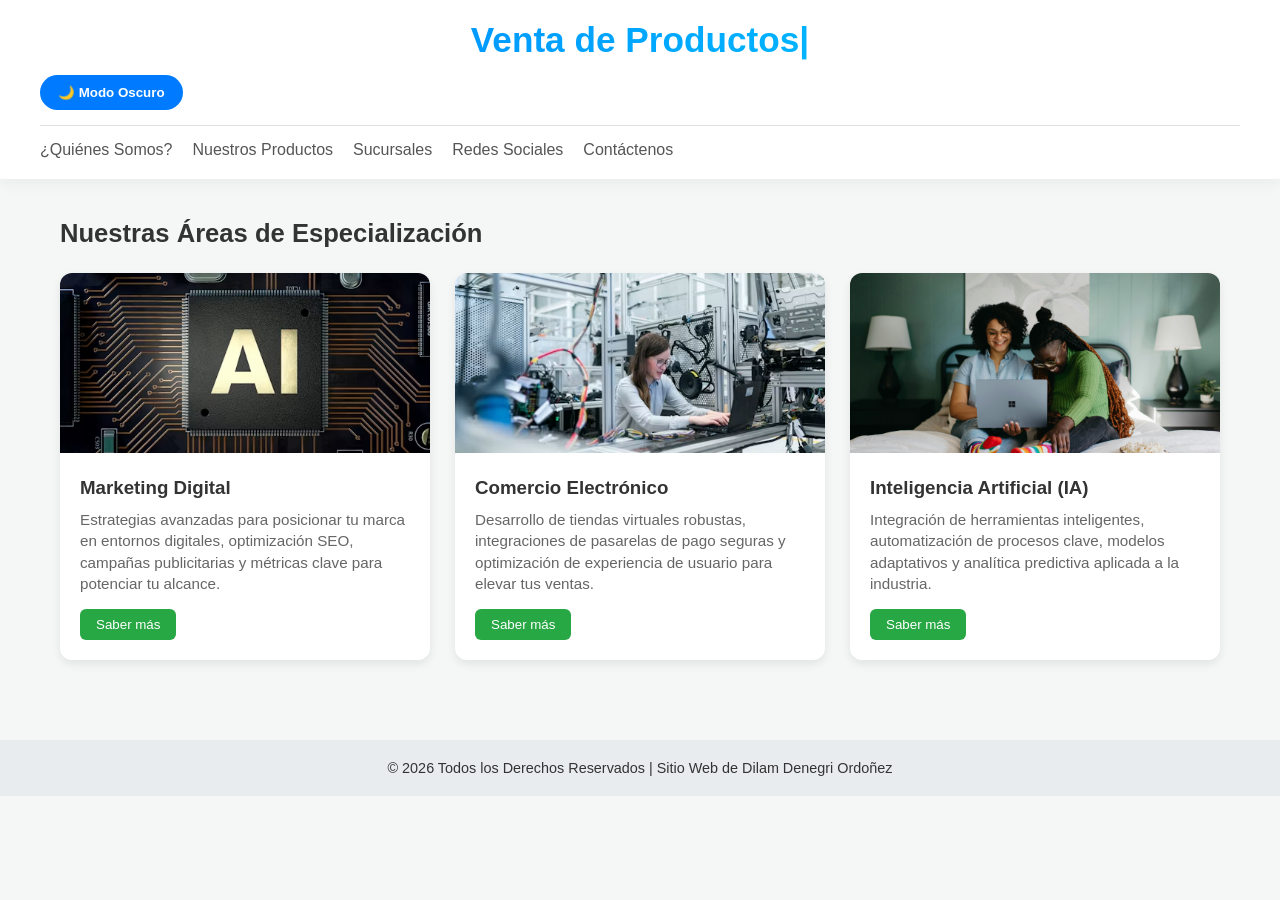
<file: index.html>
<!DOCTYPE html>
<html lang="es">
<head>
    <meta charset="UTF-8">
    <meta name="viewport" content="width=device-width, initial-scale=1.0">
    <title>Mi Página Web - Soluciones Digitales</title>
    <!-- Vinculación del archivo CSS externo -->
    <link rel="stylesheet" href="estilos.css">
</head>
<body>

    <!-- ENCABEZADO -->
    <header class="header">
        <div class="header-container">
            <!-- Título principal con animación y efecto interactivo -->
            <h1 class="titulo-animado">
                <span id="texto-escrito"></span><span class="cursor">|</span>
            </h1>

            <!-- Botón interactivo para cambio de tema -->
            <button id="btn-theme" class="btn-theme">🌙 Modo Oscuro</button>
        </div>
        <hr class="divider">
        <nav class="nav">
            <ul class="nav-list">
                <li><a href="quienes.html">¿Quiénes Somos?</a></li>
                <li><a href="productos.html">Nuestros Productos</a></li>
                <li><a href="https://listado.mercadolibre.com.pe/">Sucursales</a></li>
                <li><a href="https://www.facebook.com/">Redes Sociales</a></li>
                <li><a href="https://www.senati.edu.pe/">Contáctenos</a></li>
            </ul>
        </nav>
    </header>

    <!-- CONTENIDO PRINCIPAL -->
    <main class="main-container">
        <section id="productos" class="services-section">
            <h2 class="section-title">Nuestras Áreas de Especialización</h2>

            <div class="cards-grid">
                <!-- Tarjeta 1 -->
                <article class="card">
                    <div class="card-img-container">
                        <img src="fotos/imagen1.avif" alt="Marketing Digital" class="card-img" onerror="this.src='https://images.unsplash.com/photo-1460925895917-afdab827c52f?w=500'">
                    </div>
                    <div class="card-content">
                        <h3>Marketing Digital</h3>
                        <p>Estrategias avanzadas para posicionar tu marca en entornos digitales, optimización SEO, campañas publicitarias y métricas clave para potenciar tu alcance.</p>
                        <button class="btn-card">Saber más</button>
                    </div>
                </article>

                <!-- Tarjeta 2 -->
                <article class="card">
                    <div class="card-img-container">
                        <img src="fotos/imagen2.avif" alt="Comercio Electrónico" class="card-img" onerror="this.src='https://images.unsplash.com/photo-1556742049-0a67568d0d9f?w=500'">
                    </div>
                    <div class="card-content">
                        <h3>Comercio Electrónico</h3>
                        <p>Desarrollo de tiendas virtuales robustas, integraciones de pasarelas de pago seguras y optimización de experiencia de usuario para elevar tus ventas.</p>
                        <button class="btn-card">Saber más</button>
                    </div>
                </article>

                <!-- Tarjeta 3 -->
                <article class="card">
                    <div class="card-img-container">
                        <img src="fotos/imagne5.jpg" alt="Inteligencia Artificial" class="card-img" onerror="this.src='https://images.unsplash.com/photo-1677442136019-21780efad99a?w=500'">
                    </div>
                    <div class="card-content">
                        <h3>Inteligencia Artificial (IA)</h3>
                        <p>Integración de herramientas inteligentes, automatización de procesos clave, modelos adaptativos y analítica predictiva aplicada a la industria.</p>
                        <button class="btn-card">Saber más</button>
                    </div>
                </article>
            </div>
        </section>
    </main>

    <!-- PIE DE PÁGINA -->
    <footer class="footer">
        <p>&copy; 2026 Todos los Derechos Reservados | Sitio Web de Dilam Denegri Ordoñez</p>
    </footer>

    <!-- Vinculación del archivo JavaScript -->
    <script src="dinamica1.js"></script>
</body>
</html>
</file>
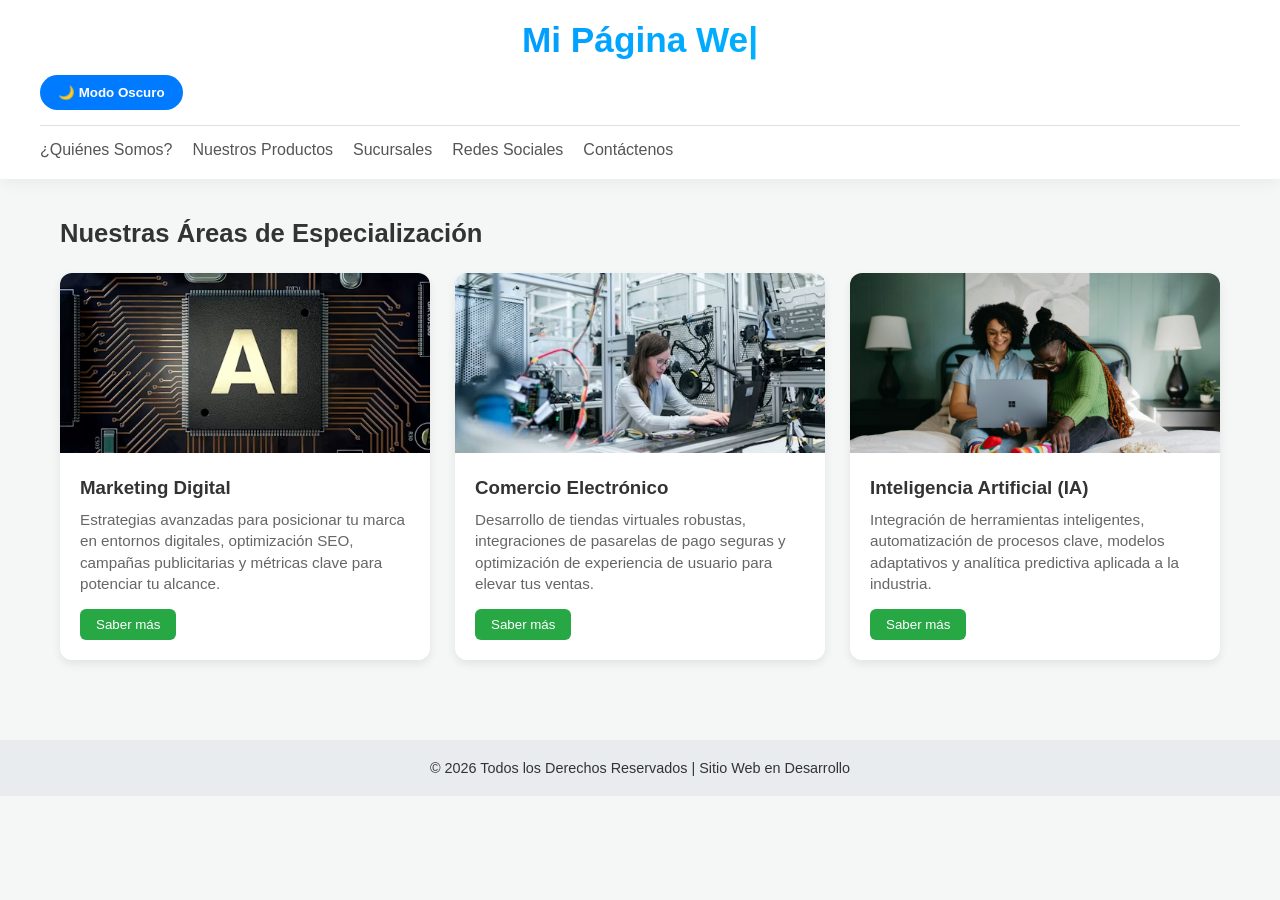
<file: miweb2026/miweb2026/index.html>
<!DOCTYPE html>
<html lang="es">
<head>
    <meta charset="UTF-8">
    <meta name="viewport" content="width=device-width, initial-scale=1.0">
    <title>Mi Página Web - Soluciones Digitales</title>
    <!-- Vinculación del archivo CSS externo -->
    <link rel="stylesheet" href="estilos.css">
</head>
<body>

    <!-- ENCABEZADO -->
    <header class="header">
        <div class="header-container">
            <!-- Título principal con animación y efecto interactivo -->
            <h1 class="titulo-animado">
                <span id="texto-escrito"></span><span class="cursor">|</span>
            </h1>

            <!-- Botón interactivo para cambio de tema -->
            <button id="btn-theme" class="btn-theme">🌙 Modo Oscuro</button>
        </div>
        <hr class="divider">
        <nav class="nav">
            <ul class="nav-list">
                <li><a href="quienes.html">¿Quiénes Somos?</a></li>
                <li><a href="productos.html">Nuestros Productos</a></li>
                <li><a href="https://listado.mercadolibre.com.pe/">Sucursales</a></li>
                <li><a href="https://www.facebook.com/">Redes Sociales</a></li>
                <li><a href="https://www.senati.edu.pe/">Contáctenos</a></li>
            </ul>
        </nav>
    </header>

    <!-- CONTENIDO PRINCIPAL -->
    <main class="main-container">
        <section id="productos" class="services-section">
            <h2 class="section-title">Nuestras Áreas de Especialización</h2>

            <div class="cards-grid">
                <!-- Tarjeta 1 -->
                <article class="card">
                    <div class="card-img-container">
                        <img src="fotos/imagen1.avif" alt="Marketing Digital" class="card-img" onerror="this.src='https://images.unsplash.com/photo-1460925895917-afdab827c52f?w=500'">
                    </div>
                    <div class="card-content">
                        <h3>Marketing Digital</h3>
                        <p>Estrategias avanzadas para posicionar tu marca en entornos digitales, optimización SEO, campañas publicitarias y métricas clave para potenciar tu alcance.</p>
                        <button class="btn-card">Saber más</button>
                    </div>
                </article>

                <!-- Tarjeta 2 -->
                <article class="card">
                    <div class="card-img-container">
                        <img src="fotos/imagen2.avif" alt="Comercio Electrónico" class="card-img" onerror="this.src='https://images.unsplash.com/photo-1556742049-0a67568d0d9f?w=500'">
                    </div>
                    <div class="card-content">
                        <h3>Comercio Electrónico</h3>
                        <p>Desarrollo de tiendas virtuales robustas, integraciones de pasarelas de pago seguras y optimización de experiencia de usuario para elevar tus ventas.</p>
                        <button class="btn-card">Saber más</button>
                    </div>
                </article>

                <!-- Tarjeta 3 -->
                <article class="card">
                    <div class="card-img-container">
                        <img src="fotos/imagne5.jpg" alt="Inteligencia Artificial" class="card-img" onerror="this.src='https://images.unsplash.com/photo-1677442136019-21780efad99a?w=500'">
                    </div>
                    <div class="card-content">
                        <h3>Inteligencia Artificial (IA)</h3>
                        <p>Integración de herramientas inteligentes, automatización de procesos clave, modelos adaptativos y analítica predictiva aplicada a la industria.</p>
                        <button class="btn-card">Saber más</button>
                    </div>
                </article>
            </div>
        </section>
    </main>

    <!-- PIE DE PÁGINA -->
    <footer class="footer">
        <p>&copy; 2026 Todos los Derechos Reservados | Sitio Web en Desarrollo</p>
    </footer>

    <!-- Vinculación del archivo JavaScript -->
    <script src="dinamica1.js"></script>
</body>
</html>
</file>
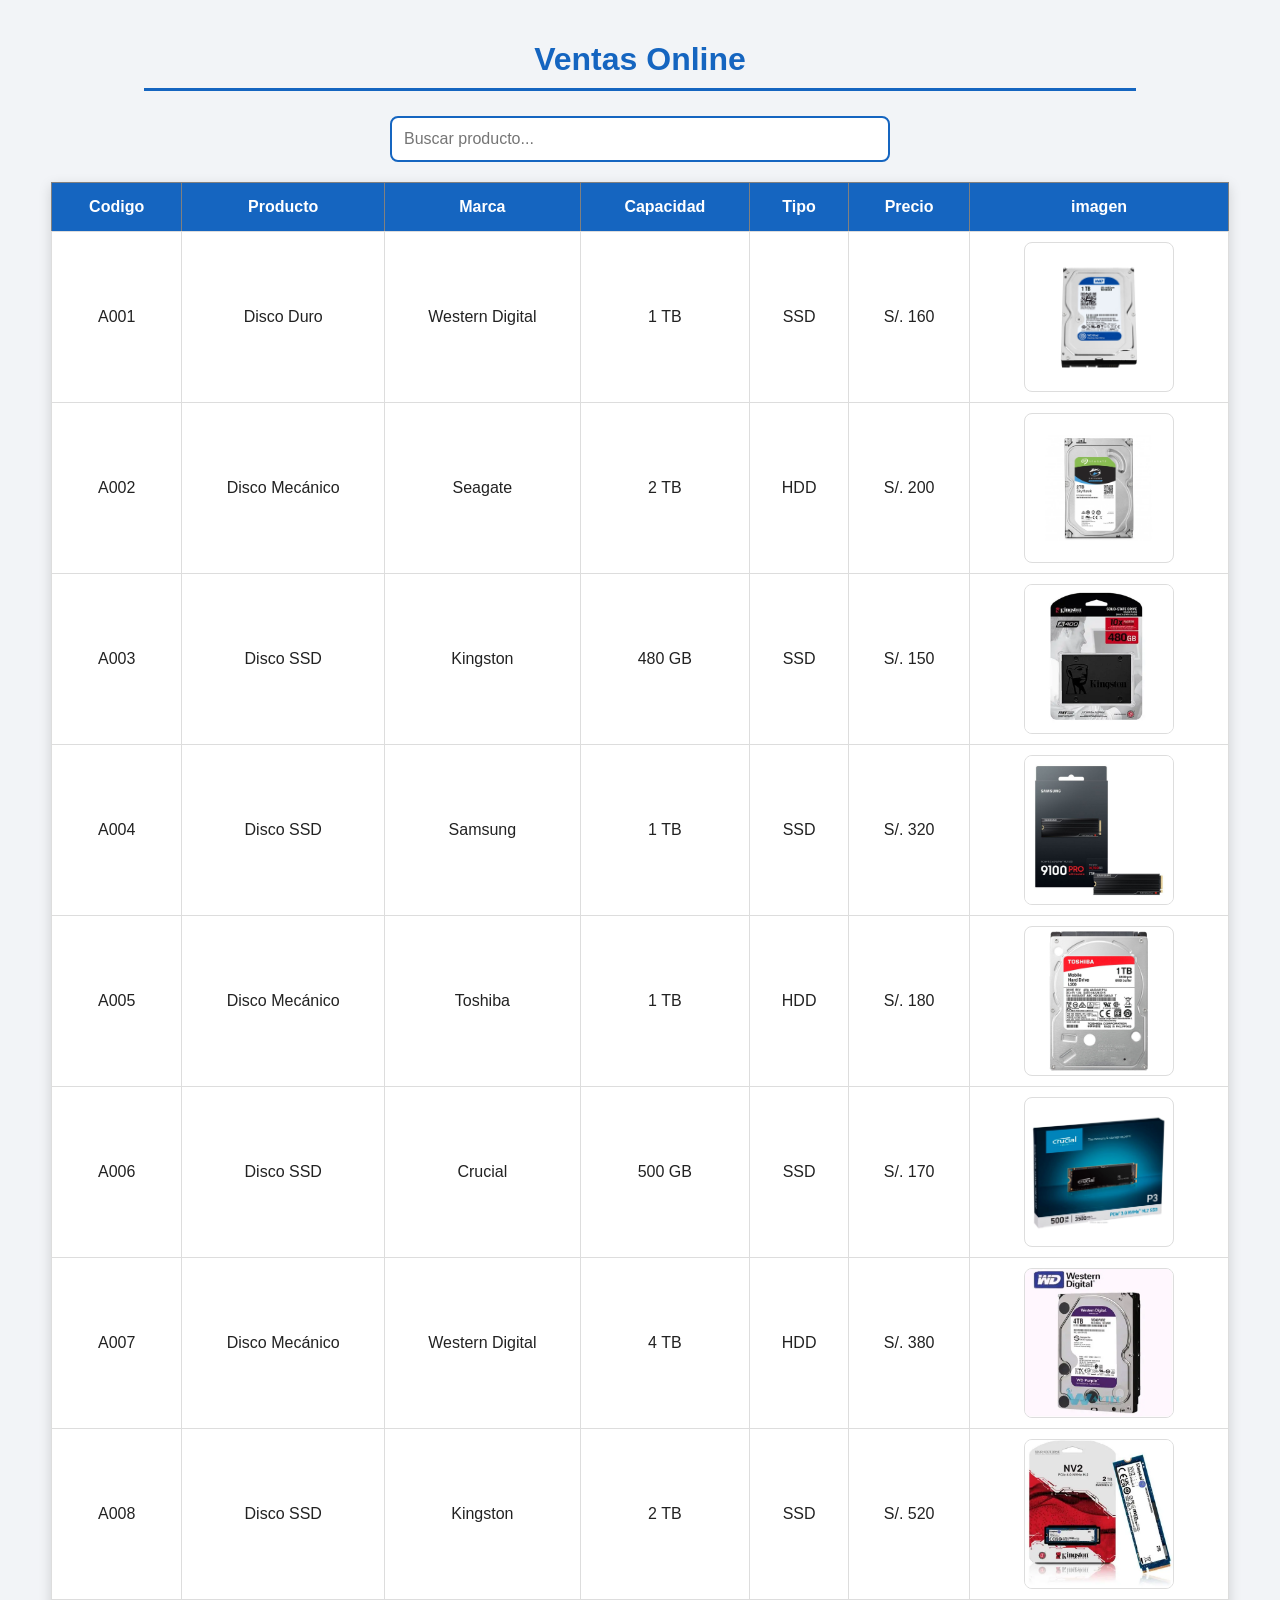
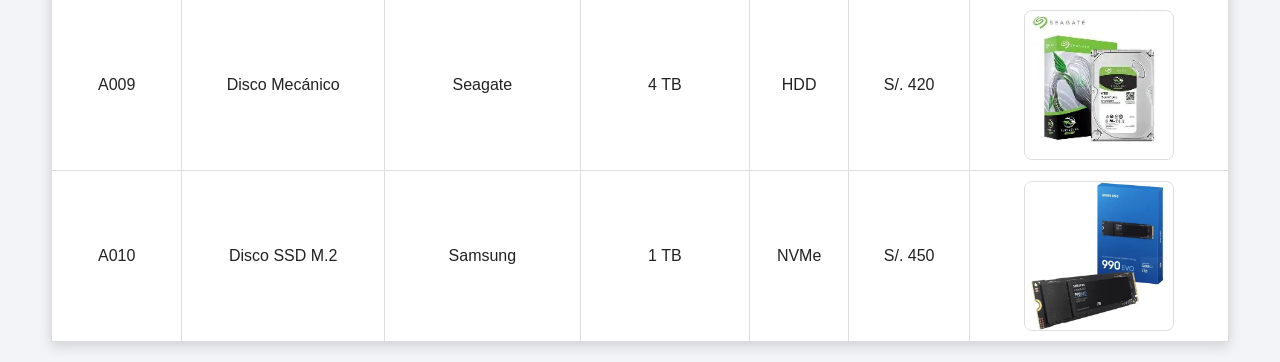
<file: productos.html>
<!DOCTYPE html>
<html lang="es">
<head>
    <meta charset="UTF-8">
    <meta name="viewport" content="width=device-width, initial-scale=1.0">
    <title>PRODUCTOS</title>
    <link rel="stylesheet" href="productos.css">
</head>
<body>
    <header>
        <h1>Ventas Online</h1>
        <hr>
        <nav class="Menu-Principal">

        </nav>
    </header>
    <table border="1">
        <thead>
            <tr>
                <th>Codigo</th>
                <th>Producto</th>
                <th>Marca</th>
                <th>Capacidad</th>
                <th>Tipo</th>
                <th>Precio</th>
                <th>imagen</th>
            </tr>
        </thead>
        <tr>
            <td>A001</td>
            <td>Disco Duro</td>
            <td>Western Digital</td>
            <td>1 TB</td>
            <td>SSD</td>
            <td>S/. 160</td>
            <td><img src="productos/discoduro-westerndigital.jpg" alt=""></td>
        </tr>
        <tr>
            <td>A002</td>
            <td>Disco Mecánico</td>
            <td>Seagate</td>
            <td>2 TB</td>
            <td>HDD</td>
            <td>S/. 200</td>
            <td><img src="productos/discomecanico-seagate.webp" alt=""></td>
        </tr>
        <tr>
            <td>A003</td>
            <td>Disco SSD</td>
            <td>Kingston</td>
            <td>480 GB</td>
            <td>SSD</td>
            <td>S/. 150</td>
            <td><img src="productos/discossd-kingston.webp" alt=""></td>
        </tr>
        <tr>
            <td>A004</td>
            <td>Disco SSD</td>
            <td>Samsung</td>
            <td>1 TB</td>
            <td>SSD</td>
            <td>S/. 320</td>
            <td><img src="productos/discossd-samsung.jpg" alt=""></td>
        </tr>
        <tr>
            <td>A005</td>
            <td>Disco Mecánico</td>
            <td>Toshiba</td>
            <td>1 TB</td>
            <td>HDD</td>
            <td>S/. 180</td>
            <td><img src="productos/discomecanico-toshiba.png" alt=""></td>
        </tr>
        <tr>
            <td>A006</td>
            <td>Disco SSD</td>
            <td>Crucial</td>
            <td>500 GB</td>
            <td>SSD</td>
            <td>S/. 170</td>
            <td><img src="productos/discosdd-crucial.jpg" alt=""></td>
        </tr>
        <tr>
            <td>A007</td>
            <td>Disco Mecánico</td>
            <td>Western Digital</td>
            <td>4 TB</td>
            <td>HDD</td>
            <td>S/. 380</td>
            <td><img src="productos/discomecanico-westerndigital.webp" alt=""></td>
        </tr>
        <tr>
            <td>A008</td>
            <td>Disco SSD</td>
            <td>Kingston</td>
            <td>2 TB</td>
            <td>SSD</td>
            <td>S/. 520</td>
            <td><img src="productos/discosdd2tb-kingston.webp" alt=""></td>
        </tr>
        <tr>
            <td>A009</td>
            <td>Disco Mecánico</td>
            <td>Seagate</td>
            <td>4 TB</td>
            <td>HDD</td>
            <td>S/. 420</td>
            <td><img src="productos/discomecanico4tb-seagate.webp" alt=""></td>
        </tr>
        <tr>
            <td>A010</td>
            <td>Disco SSD M.2</td>
            <td>Samsung</td>
            <td>1 TB</td>
            <td>NVMe</td>
            <td>S/. 450</td>
            <td><img src="productos/discossdm2-samsung.webp" alt=""></td>
        </tr>
    </table>
    
    <script src="productos.js"></script>
</body>
</html>
</file>
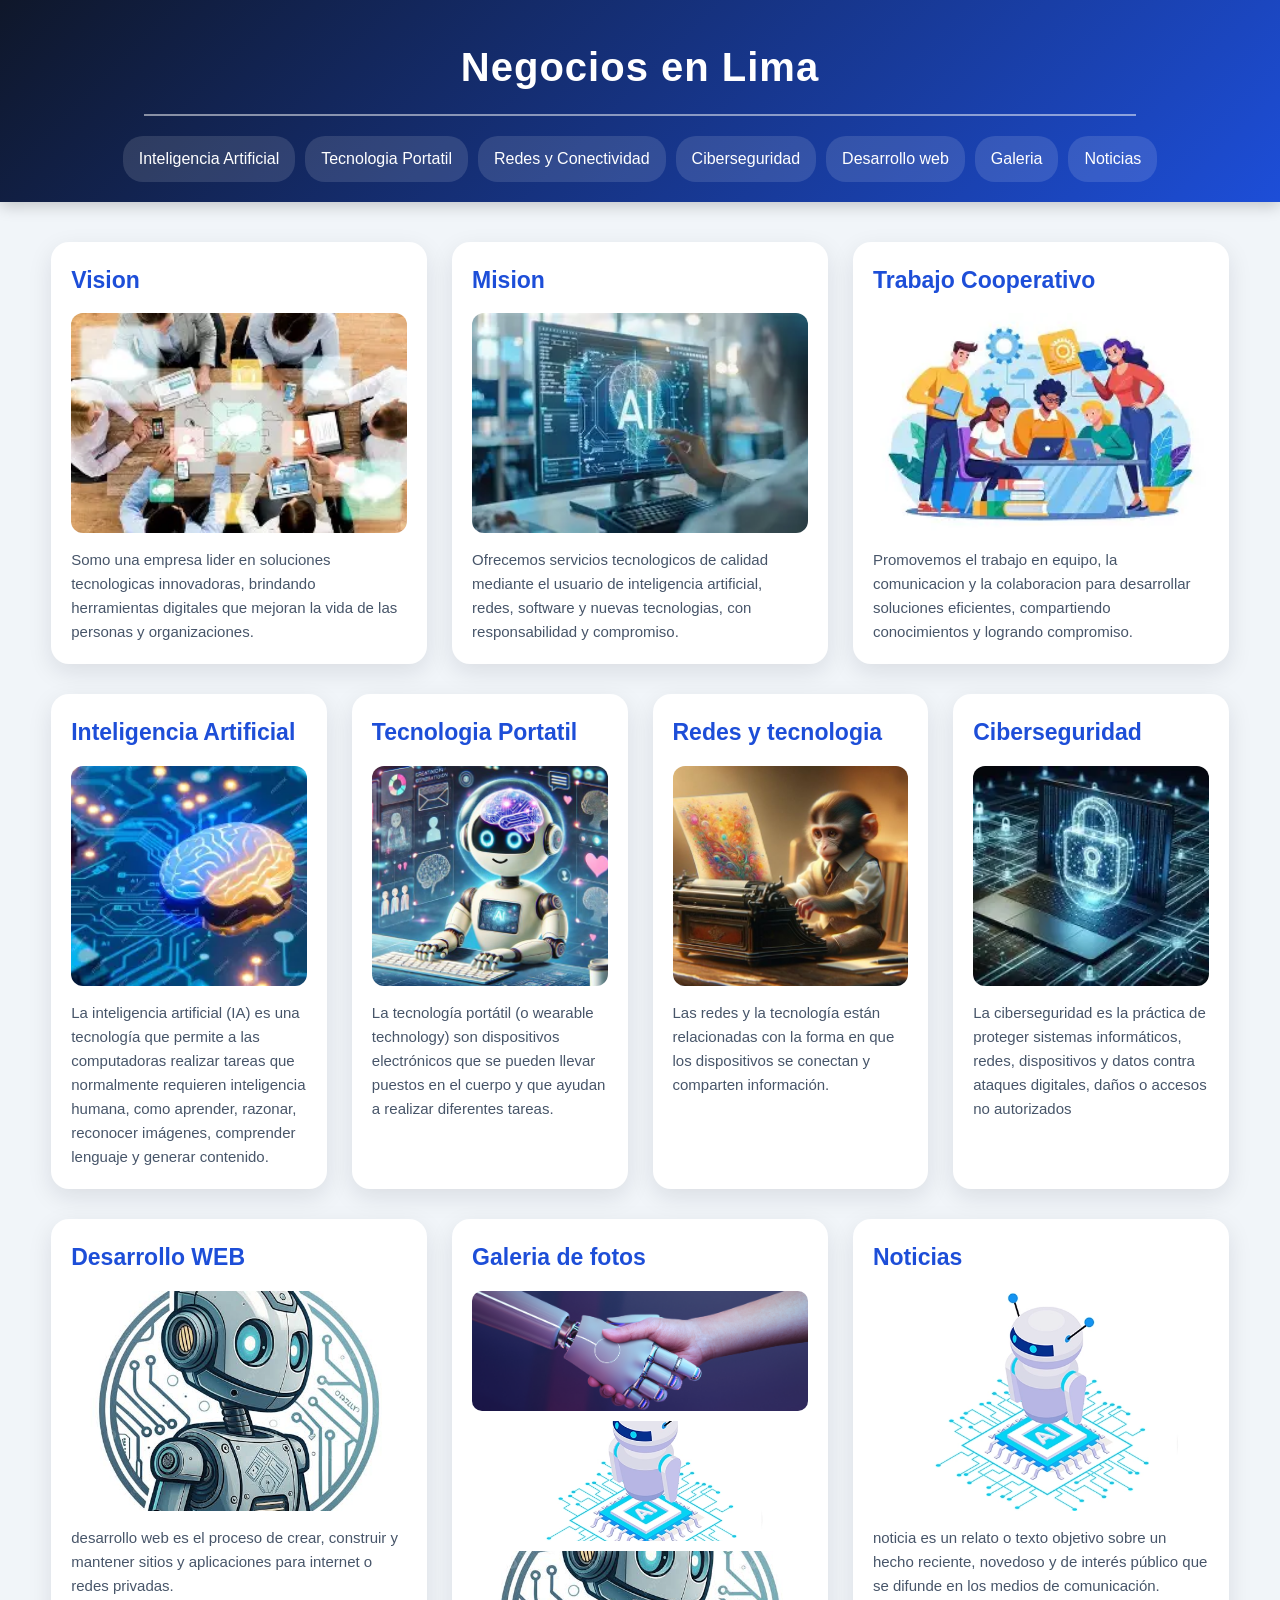
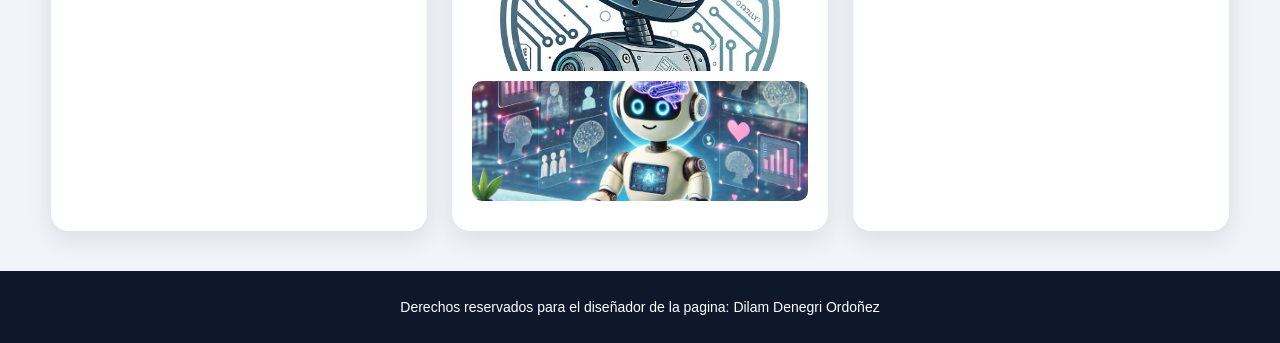
<file: quienes.html>
<!DOCTYPE html>
<html lang="en">
<head>
    <meta charset="UTF-8">
    <meta name="viewport" content="width=device-width, initial-scale=1.0">
    <title>QUIENES SOMOS</title>
    <link rel="stylesheet" href="estilo1.css">
</head>
<body>
    <header>
        <h1>Negocios en Lima</h1>
        <hr>
        <nav>
            <ul>
                <li>Inteligencia Artificial</li>
                <li>Tecnologia Portatil</li>
                <li>Redes y Conectividad</li>
                <li>Ciberseguridad</li>
                <li>Desarrollo web</li>
                <li>Galeria</li>
                <li>Noticias</li>
            </ul>
        </nav>
    </header>
    <div class="padre">
        <div class="hijo1">
            <div class="nieto1">
                <h2>Vision</h2>
                <img src="mi presentacion/Vision.webp" alt="">
                <p>Somo una empresa lider en soluciones tecnologicas innovadoras, brindando herramientas digitales que mejoran la vida de las personas y organizaciones.</p>
            </div>
            <div class="nieto1">
                <h2>Mision</h2>
                <img src="mi presentacion/mision.webp" alt="">
                <p>Ofrecemos servicios tecnologicos de calidad mediante el usuario de inteligencia artificial, redes, software y nuevas tecnologias, con responsabilidad y compromiso.</p>
            </div>
            <div class="nieto1">
                <h2>Trabajo Cooperativo</h2>
                <img src="mi presentacion/trabajo colaborativo.webp" alt="">
                <p>Promovemos el trabajo en equipo, la comunicacion y la colaboracion para desarrollar soluciones eficientes, compartiendo conocimientos y logrando compromiso.</p>
            </div>
        </div>
        <div class="hijo2">
            <div class="nieto2">
                <h2>Inteligencia Artificial</h2>
                <img src="mi presentacion/ia.webp" alt="">
                <p>La inteligencia artificial (IA) es una tecnología que permite a las computadoras realizar tareas que normalmente requieren inteligencia humana, como aprender, razonar, reconocer imágenes, comprender lenguaje y generar contenido.</p>
            </div>
            <div class="nieto2">
                <h2>Tecnologia Portatil</h2>
                <img src="mi presentacion/imagen5.jpg" alt="">
                <p>La tecnología portátil (o wearable technology) son dispositivos electrónicos que se pueden llevar puestos en el cuerpo y que ayudan a realizar diferentes tareas.</p>
            </div>
            <div class="nieto2">
                <h2>Redes y tecnologia</h2>
                <img src="mi presentacion/imagen6.jpg" alt="">
                <p>Las redes y la tecnología están relacionadas con la forma en que los dispositivos se conectan y comparten información.</p>
            </div>
            <div class="nieto2">
                <h2>Ciberseguridad</h2>
                <img src="mi presentacion/ciberseguridad.webp" alt="">
                <p>La ciberseguridad es la práctica de proteger sistemas informáticos, redes, dispositivos y datos contra ataques digitales, daños o accesos no autorizados</p>
            </div>
        </div>
        <div class="hijo3">
            <div class="nieto3">
                <h2>Desarrollo WEB</h2>
                <img src="mi presentacion/imagen8.jpg" alt="">
                <p>desarrollo web es el proceso de crear, construir y mantener sitios y aplicaciones para internet o redes privadas.</p>
            </div>
            <div class="nieto3">
                <h2>Galeria de fotos</h2>
                <img src="mi presentacion/imagen9.jpg" alt="">
                <img src="mi presentacion/imagen10.webp" alt="">
                <img src="mi presentacion/imagen8.jpg" alt="">
                <img src="mi presentacion/imagen5.jpg" alt="">
            </div>
            <div class="nieto3">
                <h2>Noticias</h2>
                <img src="mi presentacion/imagen10.webp" alt="">
                <p>noticia es un relato o texto objetivo sobre un hecho reciente, novedoso y de interés público que se difunde en los medios de comunicación.</p>
            </div>
        </div>
    </div>
    <footer class="pie">
        Derechos reservados para el diseñador de la pagina: Dilam Denegri Ordoñez
    </footer>



    <script src="dinamica2.js"></script>
</body>
</html>
</file>
<file: estilos.css>
/* RESET BÁSICO Y ESTILOS GENERALES */
* {
    margin: 0;
    padding: 0;
    box-sizing: border-box;
}

body {
    font-family: 'Segoe UI', Tahoma, Geneva, Verdana, sans-serif;
    background-color: #f4f7f6;
    color: #333;
    transition: background-color 0.4s ease, color 0.4s ease;
}

/* MODO OSCURO */
body.dark-mode {
    background-color: #121212;
    color: #e0e0e0;
}

/* ENCABEZADO */
.header {
    background: #ffffff;
    padding: 20px 40px;
    box-shadow: 0 4px 15px rgba(0, 0, 0, 0.05);
    transition: background 0.4s ease;
}

body.dark-mode .header {
    background: #1e1e1e;
}

.header-container {
    display: flex;
    justify-content: space-between;
    align-items: center;
    flex-wrap: wrap;
    gap: 15px;
}

/* =================================================== */
/*    ESTILOS Y ANIMACIONES DEL TÍTULO PRINCIPAL (H1)   */
/* =================================================== */

.titulo-animado {
    font-size: 2.2rem;
    font-weight: 800;
    display: inline-block;
    
    /* Texto con degradado de colores dinámico */
    background: linear-gradient(270deg, #007bff, #6f42c1, #00d2ff, #007bff);
    background-size: 300% 300%;
    -webkit-background-clip: text;
    -webkit-text-fill-color: transparent;
    
    /* Animación de movimiento de colores y flotación */
    animation: movimientoGradiente 6s ease infinite, floatTitle 3s ease-in-out infinite;
    transition: transform 0.3s ease;
    width:100%;
    text-align: center;
}

.titulo-animado:hover {
    transform: scale(1.03);
}

/* Cursor parpadeante de escritura */
.cursor {
    font-weight: bold;
    color: #007bff;
    animation: parpadeoCursor 0.8s infinite;
}

body.dark-mode .cursor {
    color: #00d2ff;
}

/* Keyframes: Movimiento flotante arriba/abajo */
@keyframes floatTitle {
    0%, 100% {
        transform: translateY(0);
    }
    50% {
        transform: translateY(-6px);
    }
}

/* Keyframes: Movimiento del degradado */
@keyframes movimientoGradiente {
    0% {
        background-position: 0% 50%;
    }
    50% {
        background-position: 100% 50%;
    }
    100% {
        background-position: 0% 50%;
    }
}

/* Keyframes: Parpadeo del cursor */
@keyframes parpadeoCursor {
    0%, 100% {
        opacity: 1;
    }
    50% {
        opacity: 0;
    }
}

/* BOTÓN DE TEMA */
.btn-theme {
    padding: 10px 18px;
    border: none;
    border-radius: 25px;
    background-color: #007bff;
    color: white;
    font-weight: 600;
    cursor: pointer;
    transition: background-color 0.3s, transform 0.2s;
}

.btn-theme:hover {
    background-color: #0056b3;
    transform: scale(1.05);
}

/* NAVEGACIÓN */
.divider {
    margin: 15px 0;
    border: 0;
    height: 1px;
    background: #e0e0e0;
}

body.dark-mode .divider {
    background: #333;
}

.nav-list {
    display: flex;
    list-style: none;
    gap: 20px;
}

.nav-list a {
    text-decoration: none;
    color: #555;
    font-weight: 500;
    transition: color 0.3s;
}

body.dark-mode .nav-list a {
    color: #aaa;
}

.nav-list a:hover {
    color: #007bff;
}

/* TARJETAS Y GRID */
.main-container {
    padding: 40px 20px;
    max-width: 1200px;
    margin: 0 auto;
}

.section-title {
    margin-bottom: 25px;
    font-size: 1.6rem;
}

.cards-grid {
    display: grid;
    grid-template-columns: repeat(auto-fit, minmax(280px, 1fr));
    gap: 25px;
}

.card {
    background: white;
    border-radius: 12px;
    overflow: hidden;
    box-shadow: 0 4px 10px rgba(0,0,0,0.08);
    transition: transform 0.3s, box-shadow 0.3s, background-color 0.4s;
}

body.dark-mode .card {
    background: #1e1e1e;
}

.card:hover {
    transform: translateY(-5px);
    box-shadow: 0 8px 20px rgba(0,0,0,0.15);
}

.card-img {
    width: 100%;
    height: 180px;
    object-fit: cover;
}

.card-content {
    padding: 20px;
}

.card-content h3 {
    margin-bottom: 10px;
}

.card-content p {
    font-size: 0.95rem;
    color: #666;
    margin-bottom: 15px;
    line-height: 1.4;
}

body.dark-mode .card-content p {
    color: #bbb;
}

.btn-card {
    padding: 8px 16px;
    border: none;
    border-radius: 6px;
    background-color: #28a745;
    color: white;
    cursor: pointer;
    transition: background 0.3s;
}

.btn-card:hover {
    background-color: #218838;
}

/* FOOTER */
.footer {
    text-align: center;
    padding: 20px;
    margin-top: 40px;
    background: #e9ecef;
    font-size: 0.9rem;
}

body.dark-mode .footer {
    background: #181818;
    color: #888;
}
</file>
<file: miweb2026/miweb2026/estilos.css>
/* RESET BÁSICO Y ESTILOS GENERALES */
* {
    margin: 0;
    padding: 0;
    box-sizing: border-box;
}

body {
    font-family: 'Segoe UI', Tahoma, Geneva, Verdana, sans-serif;
    background-color: #f4f7f6;
    color: #333;
    transition: background-color 0.4s ease, color 0.4s ease;
}

/* MODO OSCURO */
body.dark-mode {
    background-color: #121212;
    color: #e0e0e0;
}

/* ENCABEZADO */
.header {
    background: #ffffff;
    padding: 20px 40px;
    box-shadow: 0 4px 15px rgba(0, 0, 0, 0.05);
    transition: background 0.4s ease;
}

body.dark-mode .header {
    background: #1e1e1e;
}

.header-container {
    display: flex;
    justify-content: space-between;
    align-items: center;
    flex-wrap: wrap;
    gap: 15px;
}

/* =================================================== */
/*    ESTILOS Y ANIMACIONES DEL TÍTULO PRINCIPAL (H1)   */
/* =================================================== */

.titulo-animado {
    font-size: 2.2rem;
    font-weight: 800;
    display: inline-block;
    
    /* Texto con degradado de colores dinámico */
    background: linear-gradient(270deg, #007bff, #6f42c1, #00d2ff, #007bff);
    background-size: 300% 300%;
    -webkit-background-clip: text;
    -webkit-text-fill-color: transparent;
    
    /* Animación de movimiento de colores y flotación */
    animation: movimientoGradiente 6s ease infinite, floatTitle 3s ease-in-out infinite;
    transition: transform 0.3s ease;
    width:100%;
    text-align: center;
}

.titulo-animado:hover {
    transform: scale(1.03);
}

/* Cursor parpadeante de escritura */
.cursor {
    font-weight: bold;
    color: #007bff;
    animation: parpadeoCursor 0.8s infinite;
}

body.dark-mode .cursor {
    color: #00d2ff;
}

/* Keyframes: Movimiento flotante arriba/abajo */
@keyframes floatTitle {
    0%, 100% {
        transform: translateY(0);
    }
    50% {
        transform: translateY(-6px);
    }
}

/* Keyframes: Movimiento del degradado */
@keyframes movimientoGradiente {
    0% {
        background-position: 0% 50%;
    }
    50% {
        background-position: 100% 50%;
    }
    100% {
        background-position: 0% 50%;
    }
}

/* Keyframes: Parpadeo del cursor */
@keyframes parpadeoCursor {
    0%, 100% {
        opacity: 1;
    }
    50% {
        opacity: 0;
    }
}

/* BOTÓN DE TEMA */
.btn-theme {
    padding: 10px 18px;
    border: none;
    border-radius: 25px;
    background-color: #007bff;
    color: white;
    font-weight: 600;
    cursor: pointer;
    transition: background-color 0.3s, transform 0.2s;
}

.btn-theme:hover {
    background-color: #0056b3;
    transform: scale(1.05);
}

/* NAVEGACIÓN */
.divider {
    margin: 15px 0;
    border: 0;
    height: 1px;
    background: #e0e0e0;
}

body.dark-mode .divider {
    background: #333;
}

.nav-list {
    display: flex;
    list-style: none;
    gap: 20px;
}

.nav-list a {
    text-decoration: none;
    color: #555;
    font-weight: 500;
    transition: color 0.3s;
}

body.dark-mode .nav-list a {
    color: #aaa;
}

.nav-list a:hover {
    color: #007bff;
}

/* TARJETAS Y GRID */
.main-container {
    padding: 40px 20px;
    max-width: 1200px;
    margin: 0 auto;
}

.section-title {
    margin-bottom: 25px;
    font-size: 1.6rem;
}

.cards-grid {
    display: grid;
    grid-template-columns: repeat(auto-fit, minmax(280px, 1fr));
    gap: 25px;
}

.card {
    background: white;
    border-radius: 12px;
    overflow: hidden;
    box-shadow: 0 4px 10px rgba(0,0,0,0.08);
    transition: transform 0.3s, box-shadow 0.3s, background-color 0.4s;
}

body.dark-mode .card {
    background: #1e1e1e;
}

.card:hover {
    transform: translateY(-5px);
    box-shadow: 0 8px 20px rgba(0,0,0,0.15);
}

.card-img {
    width: 100%;
    height: 180px;
    object-fit: cover;
}

.card-content {
    padding: 20px;
}

.card-content h3 {
    margin-bottom: 10px;
}

.card-content p {
    font-size: 0.95rem;
    color: #666;
    margin-bottom: 15px;
    line-height: 1.4;
}

body.dark-mode .card-content p {
    color: #bbb;
}

.btn-card {
    padding: 8px 16px;
    border: none;
    border-radius: 6px;
    background-color: #28a745;
    color: white;
    cursor: pointer;
    transition: background 0.3s;
}

.btn-card:hover {
    background-color: #218838;
}

/* FOOTER */
.footer {
    text-align: center;
    padding: 20px;
    margin-top: 40px;
    background: #e9ecef;
    font-size: 0.9rem;
}

body.dark-mode .footer {
    background: #181818;
    color: #888;
}
</file>
<file: productos.css>
/* Estilos generales */
* {
    box-sizing: border-box;
}

body {
    margin: 0;
    padding: 20px;
    font-family: Arial, Helvetica, sans-serif;
    background-color: #f2f4f7;
    color: #222;
}

/* Encabezado */
header {
    text-align: center;
    margin-bottom: 25px;
}

header h1 {
    color: #1565c0;
    margin-bottom: 10px;
    font-size: 32px;
}

header hr {
    border: none;
    height: 3px;
    background-color: #1565c0;
    width: 80%;
}

/* Tabla */
table {
    width: 95%;
    margin: 0 auto;
    border-collapse: collapse;
    background-color: white;
    box-shadow: 0 4px 12px rgba(0, 0, 0, 0.15);
}

/* Encabezados */
thead {
    background-color: #1565c0;
    color: white;
}

th {
    padding: 15px;
    text-align: center;
    font-size: 16px;
}

/* Celdas */
td {
    padding: 10px;
    text-align: center;
    border: 1px solid #ddd;
}

/* Filas */
tbody tr:hover,
table tr:hover {
    background-color: #e3f2fd;
}

/* IMÁGENES */
td img {
    width: 150px;
    height: 150px;

    /* Mantiene todas las imágenes del mismo tamaño */
    object-fit: contain;

    /* Fondo para imágenes que no ocupen todo el espacio */
    background-color: white;

    display: block;
    margin: auto;

    border-radius: 8px;
    border: 1px solid #ddd;
}

/* Responsive */
@media (max-width: 800px) {
    table {
        width: 100%;
        font-size: 14px;
    }

    th,
    td {
        padding: 8px;
    }

    td img {
        width: 100px;
        height: 100px;
    }
}
</file>
<file: estilo1.css>
* {
    margin: 0;
    padding: 0;
    box-sizing: border-box;
}

html {
    scroll-behavior: smooth;
}

body {
    font-family: Arial, Helvetica, sans-serif;
    background: #f1f5f9;
    color: #1e293b;
    line-height: 1.6;
}

/* =========================
   ENCABEZADO
========================= */

header {
    background: linear-gradient(135deg, #0f172a, #1d4ed8);
    color: white;
    text-align: center;
    padding: 35px 20px 20px;
    box-shadow: 0 4px 15px rgba(0, 0, 0, 0.2);
}

header h1 {
    font-size: 40px;
    margin-bottom: 15px;
    letter-spacing: 1px;
}

header hr {
    width: 80%;
    margin: auto;
    border: none;
    height: 2px;
    background: rgba(255, 255, 255, 0.5);
}

/* =========================
   MENU
========================= */

nav {
    margin-top: 20px;
}

nav ul {
    list-style: none;
    display: flex;
    justify-content: center;
    flex-wrap: wrap;
    gap: 10px;
}

nav li {
    background: rgba(255, 255, 255, 0.12);
    padding: 10px 16px;
    border-radius: 20px;
    cursor: pointer;
    transition: all 0.3s ease;
}

nav li:hover {
    background: white;
    color: #1d4ed8;
    transform: translateY(-3px);
}

/* =========================
   CONTENEDOR PRINCIPAL
========================= */

.padre {
    width: 92%;
    max-width: 1300px;
    margin: 40px auto;
}

/* =========================
   TARJETAS
========================= */

.hijo1,
.hijo2,
.hijo3 {
    display: grid;
    gap: 25px;
    margin-bottom: 30px;
}

.hijo1 {
    grid-template-columns: repeat(3, 1fr);
}

.hijo2 {
    grid-template-columns: repeat(4, 1fr);
}

.hijo3 {
    grid-template-columns: repeat(3, 1fr);
}

.nieto1,
.nieto2,
.nieto3 {
    background: white;
    border-radius: 18px;
    padding: 20px;
    box-shadow: 0 8px 25px rgba(15, 23, 42, 0.1);
    transition: all 0.35s ease;
    overflow: hidden;
}

.nieto1:hover,
.nieto2:hover,
.nieto3:hover {
    transform: translateY(-8px);
    box-shadow: 0 15px 35px rgba(15, 23, 42, 0.18);
}

h2 {
    color: #1d4ed8;
    margin-bottom: 15px;
    font-size: 23px;
}

p {
    color: #475569;
    font-size: 15px;
}

/* =========================
   IMAGENES
========================= */

.nieto1 > img,
.nieto2 > img,
.nieto3 > img:first-of-type {
    width: 100%;
    height: 220px;
    object-fit: cover;
    display: block;
    border-radius: 12px;
    margin-bottom: 15px;
    transition: transform 0.4s ease;
}

.nieto1:hover > img,
.nieto2:hover > img,
.nieto3:hover > img:first-of-type {
    transform: scale(1.03);
}

/* =========================
   GALERIA
========================= */

.nieto3:has(img:nth-of-type(2)) {
    display: flex;
    flex-direction: column;
}

.nieto3:has(img:nth-of-type(2)) img {
    width: 100%;
    height: 120px;
    object-fit: cover;
    border-radius: 10px;
    margin-bottom: 10px;
    transition: transform 0.3s ease;
}

.nieto3:has(img:nth-of-type(2)) img:hover {
    transform: scale(1.04);
}

/* =========================
   FOOTER
========================= */

.pie {
    background: #0f172a;
    color: white;
    text-align: center;
    padding: 25px 15px;
    margin-top: 40px;
    font-size: 14px;
}

/* =========================
   ANIMACION DE TARJETAS
========================= */

.nieto1,
.nieto2,
.nieto3 {
    opacity: 0;
    transform: translateY(30px);
}

.nieto1.visible,
.nieto2.visible,
.nieto3.visible {
    opacity: 1;
    transform: translateY(0);
}

/* =========================
   BOTON VOLVER ARRIBA
========================= */

#btnArriba {
    position: fixed;
    bottom: 25px;
    right: 25px;
    width: 50px;
    height: 50px;
    border: none;
    border-radius: 50%;
    background: #2563eb;
    color: white;
    font-size: 22px;
    cursor: pointer;
    display: none;
    z-index: 1000;
    box-shadow: 0 5px 15px rgba(0, 0, 0, 0.25);
    transition: 0.3s;
}

#btnArriba:hover {
    background: #1e40af;
    transform: translateY(-4px);
}

/* =========================
   RESPONSIVE
========================= */

@media (max-width: 1000px) {
    .hijo2 {
        grid-template-columns: repeat(2, 1fr);
    }

    .hijo1,
    .hijo3 {
        grid-template-columns: repeat(2, 1fr);
    }
}

@media (max-width: 650px) {
    header h1 {
        font-size: 30px;
    }

    nav ul {
        flex-direction: column;
        align-items: center;
    }

    nav li {
        width: 90%;
    }

    .hijo1,
    .hijo2,
    .hijo3 {
        grid-template-columns: 1fr;
    }

    .padre {
        width: 94%;
    }

    .nieto1 > img,
    .nieto2 > img,
    .nieto3 > img:first-of-type {
        height: 230px;
    }
}
</file>
